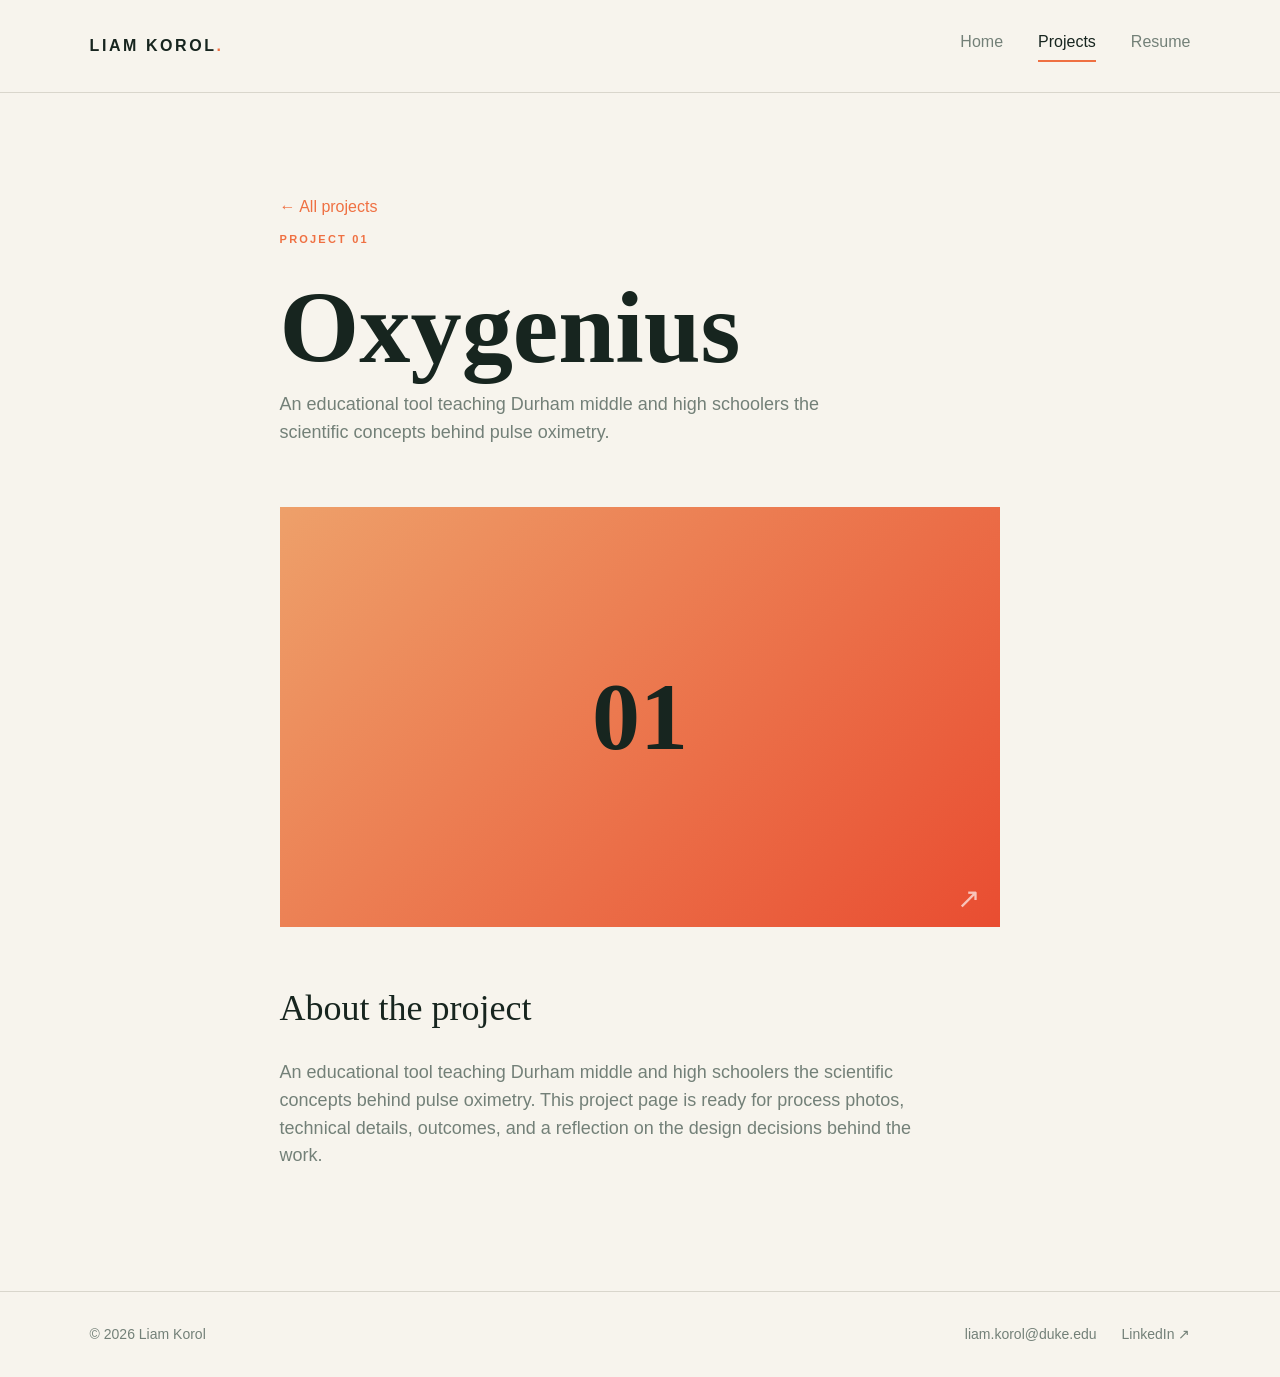
<file: project.html>
<!doctype html><html lang="en"><head><meta charset="utf-8"><meta name="viewport" content="width=device-width,initial-scale=1"><title>Project — Liam Korol</title><link rel="stylesheet" href="styles.css"></head><body><header class="nav"><a class="brand" href="index.html">LIAM KOROL<span>.</span></a><nav><a href="index.html">Home</a><a class="active" href="projects.html">Projects</a><a href="resume.html">Resume</a></nav></header><main class="page detail"><a class="back" href="projects.html">← All projects</a><p class="eyebrow" id="detail-number"></p><h1 id="detail-title"></h1><p class="lede" id="detail-description"></p><div class="detail-visual" id="detail-visual"></div><section><h2>About the project</h2><p id="detail-about"></p></section></main><footer><span>© 2026 Liam Korol</span><div><a href="mailto:liam.korol@duke.edu">liam.korol@duke.edu</a><a href="https://www.linkedin.com/" target="_blank">LinkedIn ↗</a></div></footer><script src="app.js"></script></body></html>
</file>
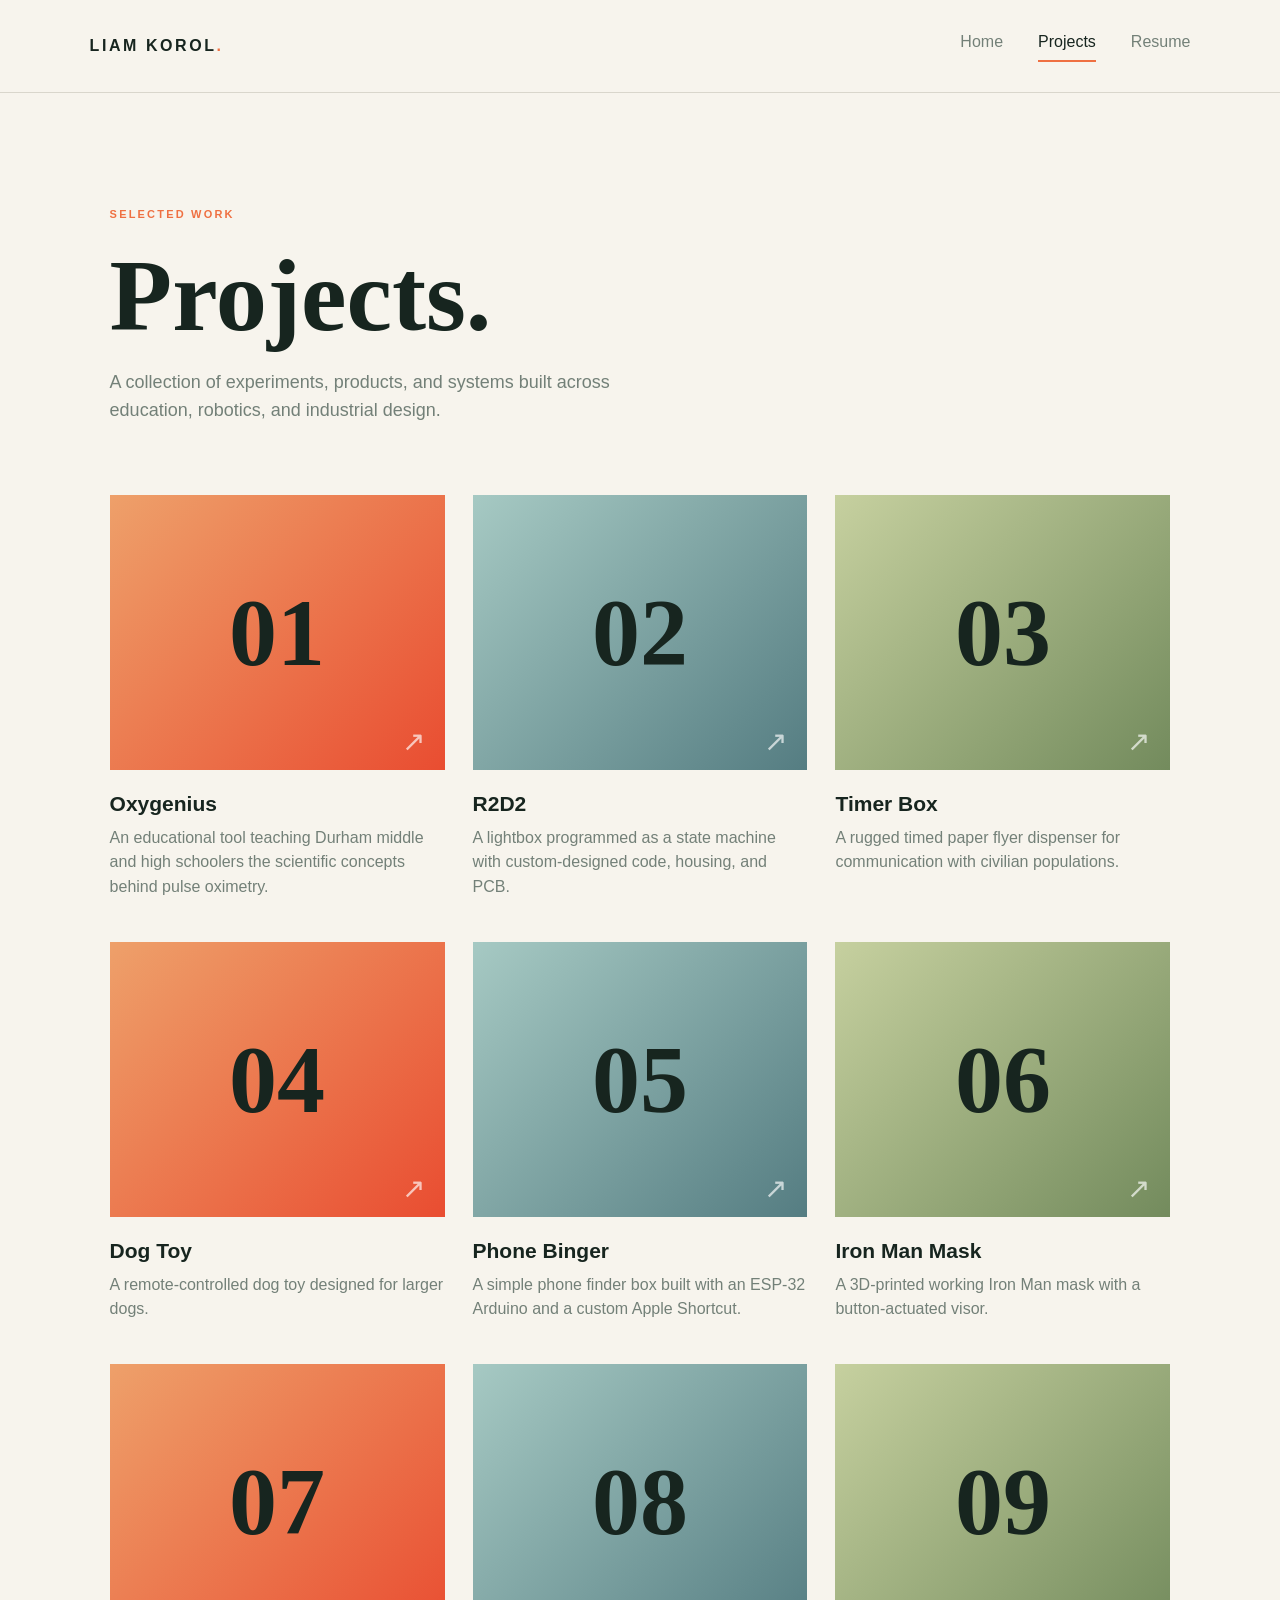
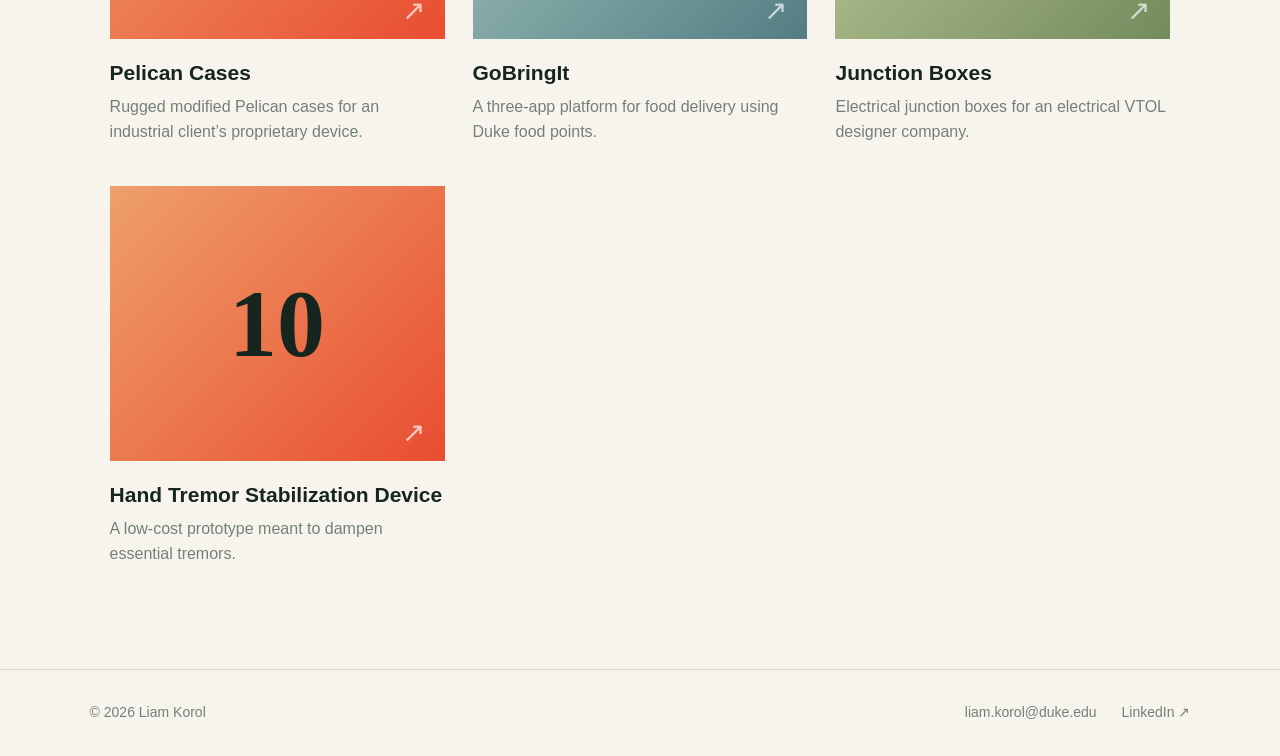
<file: projects.html>
<!doctype html><html lang="en"><head><meta charset="utf-8"><meta name="viewport" content="width=device-width,initial-scale=1"><title>Projects — Liam Korol</title><link rel="stylesheet" href="styles.css"></head><body><header class="nav"><a class="brand" href="index.html">LIAM KOROL<span>.</span></a><nav><a href="index.html">Home</a><a class="active" href="projects.html">Projects</a><a href="resume.html">Resume</a></nav></header><main class="page"><p class="eyebrow">Selected work</p><h1>Projects.</h1><p class="lede">A collection of experiments, products, and systems built across education, robotics, and industrial design.</p><div id="all-projects" class="project-grid"></div></main><footer><span>© 2026 Liam Korol</span><div><a href="mailto:liam.korol@duke.edu">liam.korol@duke.edu</a><a href="https://www.linkedin.com/" target="_blank">LinkedIn ↗</a></div></footer><script src="app.js"></script></body></html>
</file>
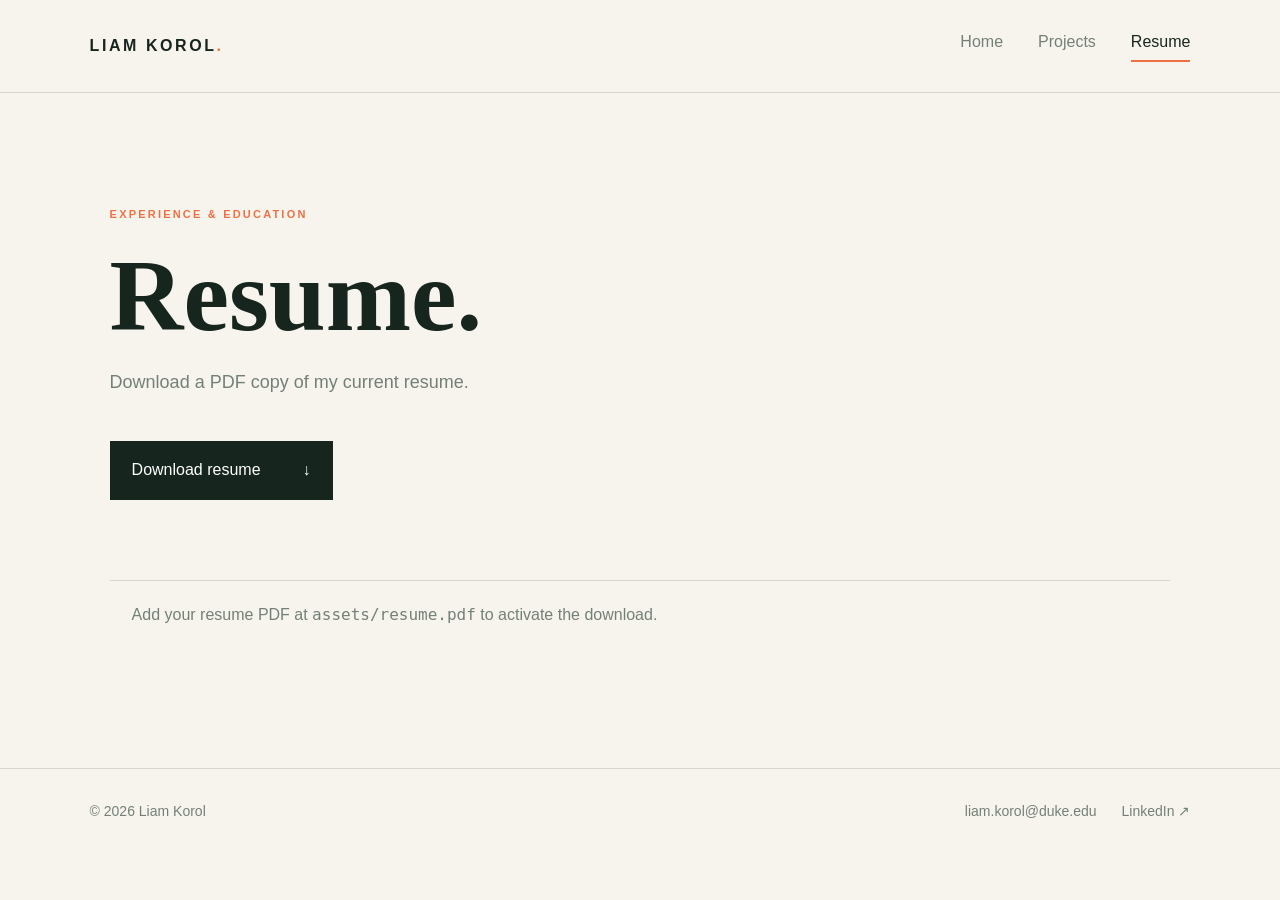
<file: resume.html>
<!doctype html><html lang="en"><head><meta charset="utf-8"><meta name="viewport" content="width=device-width,initial-scale=1"><title>Resume — Liam Korol</title><link rel="stylesheet" href="styles.css"></head><body><header class="nav"><a class="brand" href="index.html">LIAM KOROL<span>.</span></a><nav><a href="index.html">Home</a><a href="projects.html">Projects</a><a class="active" href="resume.html">Resume</a></nav></header><main class="page"><p class="eyebrow">Experience & education</p><h1>Resume.</h1><p class="lede">Download a PDF copy of my current resume.</p><a class="button" href="assets/resume.pdf" download>Download resume <span>↓</span></a><div class="resume-note">Add your resume PDF at <code>assets/resume.pdf</code> to activate the download.</div></main><footer><span>© 2026 Liam Korol</span><div><a href="mailto:liam.korol@duke.edu">liam.korol@duke.edu</a><a href="https://www.linkedin.com/" target="_blank">LinkedIn ↗</a></div></footer></body></html>
</file>
<file: styles.css>
:root{--ink:#17251f;--paper:#f7f4ed;--accent:#ef7042;--muted:#738078;--line:#d9d6cc}*{box-sizing:border-box}body{margin:0;background:var(--paper);color:var(--ink);font:16px/1.55 Arial,sans-serif}body:before{content:"";position:fixed;inset:0;pointer-events:none;opacity:.18;background-image:radial-gradient(#17251f .7px,transparent .7px);background-size:18px 18px}a{color:inherit;text-decoration:none}.nav{display:flex;justify-content:space-between;align-items:center;padding:30px 7vw;border-bottom:1px solid var(--line);position:relative;background:#f7f4eddd;backdrop-filter:blur(8px);z-index:2}.brand{font-weight:900;letter-spacing:.16em}.brand span{color:var(--accent)}nav{display:flex;gap:35px}nav a{color:var(--muted);transition:.2s}nav .active,nav a:hover{color:var(--ink);border-bottom:2px solid var(--accent);padding-bottom:5px}main{max-width:1240px;margin:auto;padding:8vw 7vw}.hero{display:grid;grid-template-columns:1.1fr .9fr;gap:9vw;align-items:center;min-height:640px}.eyebrow{text-transform:uppercase;letter-spacing:.2em;font-size:11px;color:var(--accent);font-weight:bold}.hero h1,.page h1{font:700 clamp(4rem,8vw,8rem)/.88 Georgia,serif;margin:28px 0}.hero h1 em{color:var(--accent);font-weight:400}.bio,.lede{max-width:570px;color:var(--muted);font-size:18px}.button{display:inline-flex;gap:42px;align-items:center;background:var(--ink);color:white;padding:17px 22px;margin-top:26px;transition:.2s}.button:hover{background:var(--accent);transform:translateY(-3px)}.portrait{aspect-ratio:4/5;background:#d3c8b4;display:grid;place-items:center;overflow:hidden;box-shadow:20px 20px 0 var(--accent);transform:rotate(2deg)}.portrait img{width:100%;height:100%;object-fit:cover}.portrait span{display:none;color:var(--ink);letter-spacing:.18em;text-align:center;font-size:12px;font-weight:bold}.portrait.placeholder span{display:block}.featured{padding-bottom:100px}.section-head{display:flex;justify-content:space-between;border-top:1px solid var(--ink);padding-top:18px;margin-bottom:30px}.section-head a{color:var(--accent)}.project-grid{display:grid;grid-template-columns:repeat(3,1fr);gap:42px 28px}.project-card{display:block}.project-image,.detail-visual{height:275px;display:grid;place-items:center;font:700 6rem Georgia;margin-bottom:18px;position:relative;overflow:hidden;transition:.25s}.project-image:after,.detail-visual:after{content:"↗";position:absolute;right:20px;bottom:12px;font:28px Arial;color:#ffffffaa}.project-card:hover .project-image{transform:translateY(-7px);box-shadow:10px 10px 0 var(--ink)}.orange{background:linear-gradient(135deg,#eea06a,#e94d31)}.blue{background:linear-gradient(135deg,#a6c9c3,#557d82)}.green{background:linear-gradient(135deg,#c6d09f,#738b5d)}.project-card h3{font-size:21px;margin:0 0 5px}.project-card p{color:var(--muted);margin:0}.page{min-height:75vh}.page .project-grid{margin-top:70px}.resume-note{margin-top:80px;padding:22px;border-top:1px solid var(--line);color:var(--muted)}.detail{max-width:900px}.back{color:var(--accent)}.detail h1{font-size:clamp(4rem,8vw,8rem);margin:35px 0 15px}.detail-visual{height:420px;margin:60px 0}.detail section{max-width:650px}.detail h2{font:36px Georgia,serif}.detail section p{color:var(--muted);font-size:18px}footer{display:flex;justify-content:space-between;padding:32px 7vw;border-top:1px solid var(--line);color:var(--muted);font-size:14px;position:relative}footer div{display:flex;gap:25px}footer a:hover{color:var(--accent)}@media(max-width:700px){.nav{padding:22px 5vw;align-items:flex-start}nav{gap:14px;font-size:13px}.hero{grid-template-columns:1fr;min-height:0;padding-top:50px}.portrait{max-width:320px;margin:25px 0 20px}.project-grid{grid-template-columns:1fr}.page{padding-top:60px}footer{display:block}footer div{margin-top:14px;display:block}footer a{display:block;margin-top:5px}}
</file>
